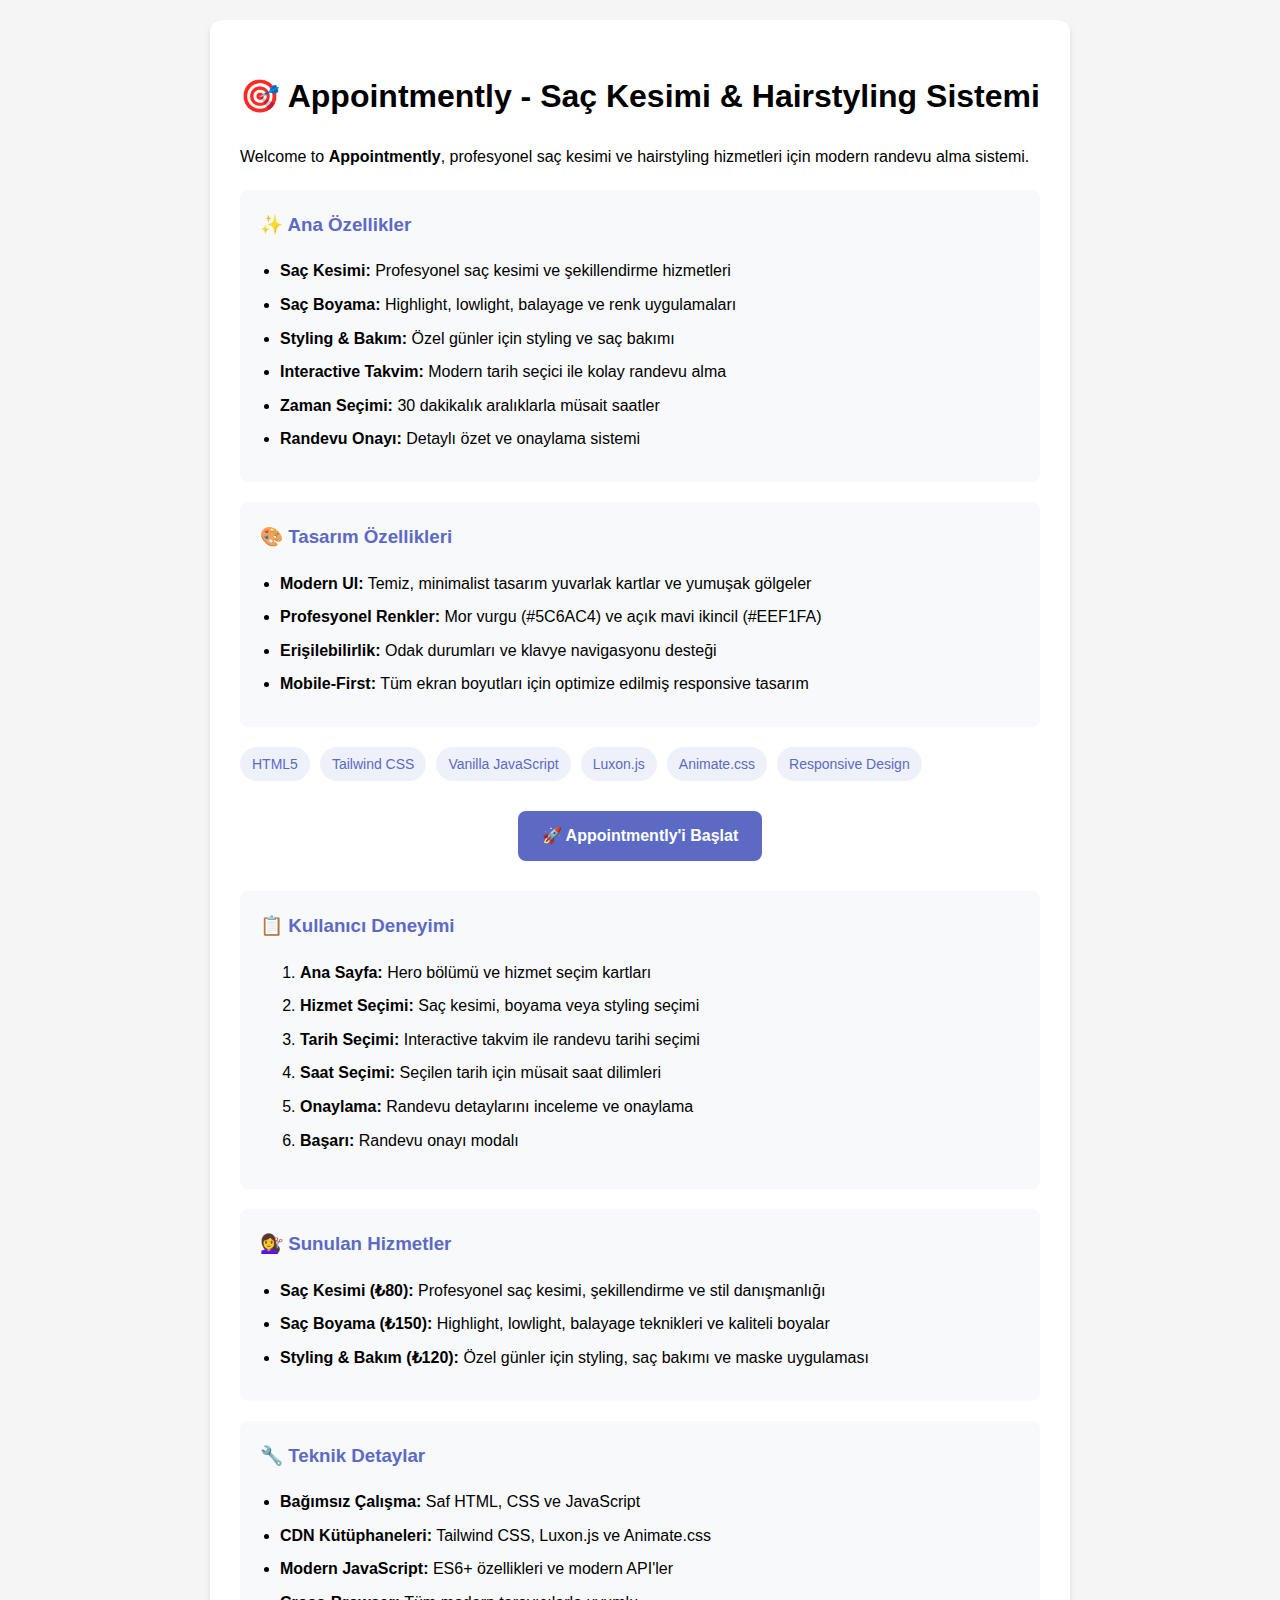
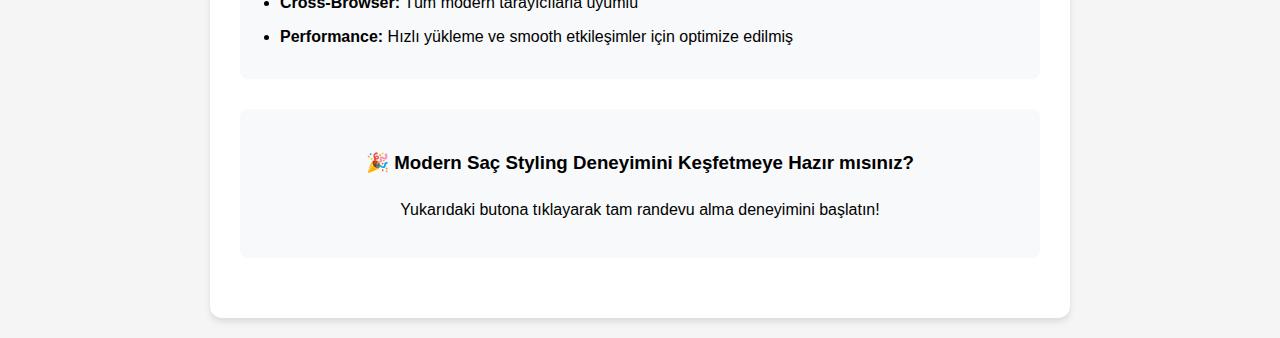
<file: demo.html>
<!DOCTYPE html>
<html lang="en">
<head>
    <meta charset="UTF-8">
    <meta name="viewport" content="width=device-width, initial-scale=1.0">
    <title>Appointmently - Saç Kesimi & Hairstyling Demo</title>
    <style>
        body {
            font-family: -apple-system, BlinkMacSystemFont, 'Segoe UI', Roboto, sans-serif;
            line-height: 1.6;
            margin: 0;
            padding: 20px;
            background: #f5f5f5;
        }
        .demo-container {
            max-width: 800px;
            margin: 0 auto;
            background: white;
            padding: 30px;
            border-radius: 12px;
            box-shadow: 0 4px 6px rgba(0, 0, 0, 0.1);
        }
        .feature-list {
            background: #f8f9fa;
            padding: 20px;
            border-radius: 8px;
            margin: 20px 0;
        }
        .feature-list h3 {
            color: #5C6AC4;
            margin-top: 0;
        }
        .feature-list ul {
            margin: 10px 0;
            padding-left: 20px;
        }
        .feature-list li {
            margin: 8px 0;
        }
        .cta-button {
            display: inline-block;
            background: #5C6AC4;
            color: white;
            padding: 12px 24px;
            text-decoration: none;
            border-radius: 8px;
            font-weight: 600;
            transition: background 0.3s ease;
        }
        .cta-button:hover {
            background: #4A5BB3;
        }
        .tech-stack {
            display: flex;
            flex-wrap: wrap;
            gap: 10px;
            margin: 20px 0;
        }
        .tech-tag {
            background: #EEF1FA;
            color: #5C6AC4;
            padding: 6px 12px;
            border-radius: 20px;
            font-size: 14px;
            font-weight: 500;
        }
    </style>
</head>
<body>
    <div class="demo-container">
        <h1>🎯 Appointmently - Saç Kesimi & Hairstyling Sistemi</h1>
        
        <p>Welcome to <strong>Appointmently</strong>, profesyonel saç kesimi ve hairstyling hizmetleri için modern randevu alma sistemi.</p>
        
        <div class="feature-list">
            <h3>✨ Ana Özellikler</h3>
            <ul>
                <li><strong>Saç Kesimi:</strong> Profesyonel saç kesimi ve şekillendirme hizmetleri</li>
                <li><strong>Saç Boyama:</strong> Highlight, lowlight, balayage ve renk uygulamaları</li>
                <li><strong>Styling & Bakım:</strong> Özel günler için styling ve saç bakımı</li>
                <li><strong>Interactive Takvim:</strong> Modern tarih seçici ile kolay randevu alma</li>
                <li><strong>Zaman Seçimi:</strong> 30 dakikalık aralıklarla müsait saatler</li>
                <li><strong>Randevu Onayı:</strong> Detaylı özet ve onaylama sistemi</li>
            </ul>
        </div>

        <div class="feature-list">
            <h3>🎨 Tasarım Özellikleri</h3>
            <ul>
                <li><strong>Modern UI:</strong> Temiz, minimalist tasarım yuvarlak kartlar ve yumuşak gölgeler</li>
                <li><strong>Profesyonel Renkler:</strong> Mor vurgu (#5C6AC4) ve açık mavi ikincil (#EEF1FA)</li>
                <li><strong>Erişilebilirlik:</strong> Odak durumları ve klavye navigasyonu desteği</li>
                <li><strong>Mobile-First:</strong> Tüm ekran boyutları için optimize edilmiş responsive tasarım</li>
            </ul>
        </div>

        <div class="tech-stack">
            <span class="tech-tag">HTML5</span>
            <span class="tech-tag">Tailwind CSS</span>
            <span class="tech-tag">Vanilla JavaScript</span>
            <span class="tech-tag">Luxon.js</span>
            <span class="tech-tag">Animate.css</span>
            <span class="tech-tag">Responsive Design</span>
        </div>

        <div style="text-align: center; margin: 30px 0;">
            <a href="index.html" class="cta-button">🚀 Appointmently'i Başlat</a>
        </div>

        <div class="feature-list">
            <h3>📋 Kullanıcı Deneyimi</h3>
            <ol>
                <li><strong>Ana Sayfa:</strong> Hero bölümü ve hizmet seçim kartları</li>
                <li><strong>Hizmet Seçimi:</strong> Saç kesimi, boyama veya styling seçimi</li>
                <li><strong>Tarih Seçimi:</strong> Interactive takvim ile randevu tarihi seçimi</li>
                <li><strong>Saat Seçimi:</strong> Seçilen tarih için müsait saat dilimleri</li>
                <li><strong>Onaylama:</strong> Randevu detaylarını inceleme ve onaylama</li>
                <li><strong>Başarı:</strong> Randevu onayı modalı</li>
            </ol>
        </div>

        <div class="feature-list">
            <h3>💇‍♀️ Sunulan Hizmetler</h3>
            <ul>
                <li><strong>Saç Kesimi (₺80):</strong> Profesyonel saç kesimi, şekillendirme ve stil danışmanlığı</li>
                <li><strong>Saç Boyama (₺150):</strong> Highlight, lowlight, balayage teknikleri ve kaliteli boyalar</li>
                <li><strong>Styling & Bakım (₺120):</strong> Özel günler için styling, saç bakımı ve maske uygulaması</li>
            </ul>
        </div>

        <div class="feature-list">
            <h3>🔧 Teknik Detaylar</h3>
            <ul>
                <li><strong>Bağımsız Çalışma:</strong> Saf HTML, CSS ve JavaScript</li>
                <li><strong>CDN Kütüphaneleri:</strong> Tailwind CSS, Luxon.js ve Animate.css</li>
                <li><strong>Modern JavaScript:</strong> ES6+ özellikleri ve modern API'ler</li>
                <li><strong>Cross-Browser:</strong> Tüm modern tarayıcılarla uyumlu</li>
                <li><strong>Performance:</strong> Hızlı yükleme ve smooth etkileşimler için optimize edilmiş</li>
            </ul>
        </div>

        <div style="text-align: center; margin: 30px 0; padding: 20px; background: #f8f9fa; border-radius: 8px;">
            <h3>🎉 Modern Saç Styling Deneyimini Keşfetmeye Hazır mısınız?</h3>
            <p>Yukarıdaki butona tıklayarak tam randevu alma deneyimini başlatın!</p>
        </div>
    </div>
</body>
</html>
</file>
